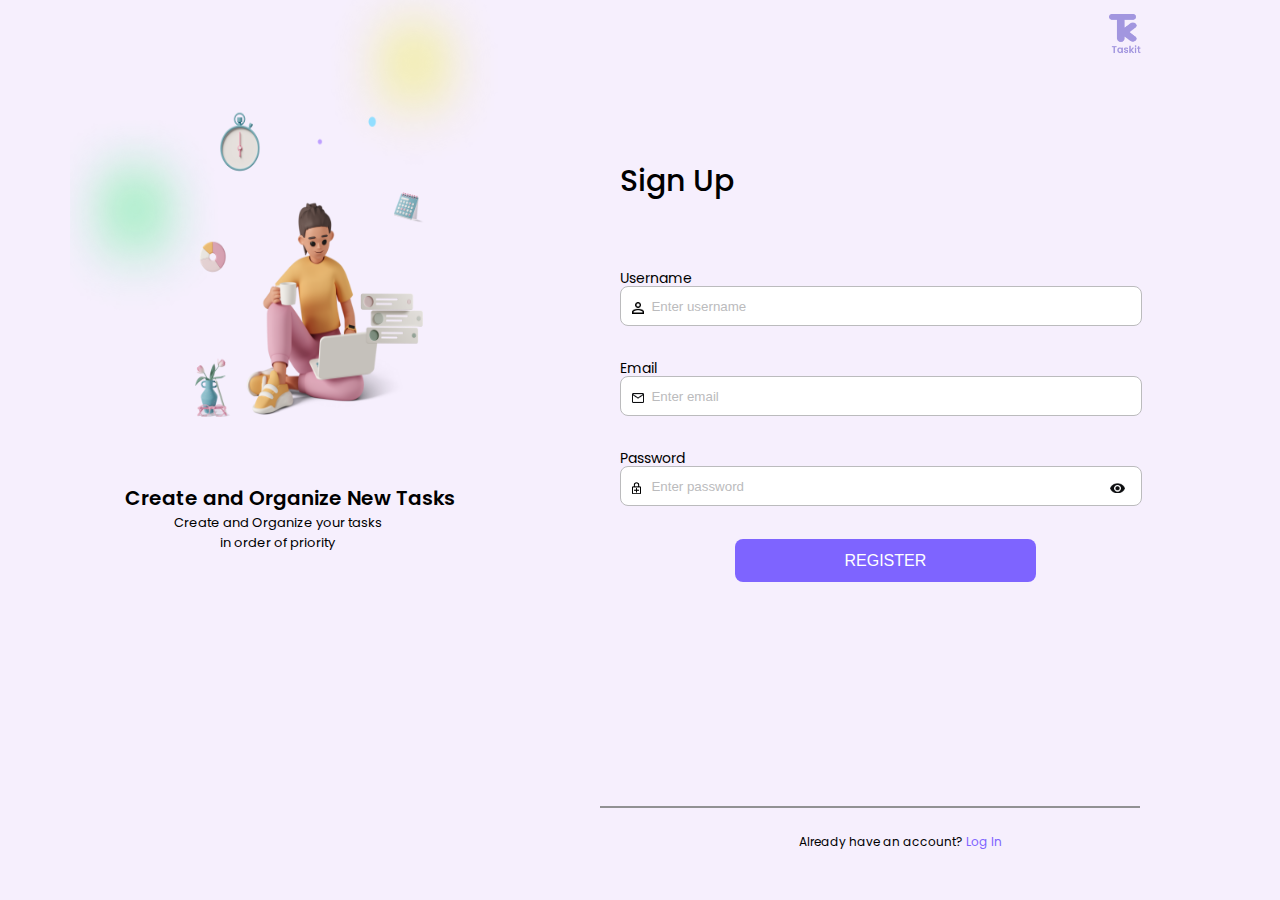
<file: Taskit app/index.html>
<!DOCTYPE html>
<html lang="en">
<head>
    <meta charset="UTF-8">
    <meta http-equiv="X-UA-Compatible" content="IE=edge">
    <meta name="viewport" content="width=device-width, initial-scale=1.0">
    <title>Taskit Sign Up Page</title>
    <link rel="icon" type="image/x-icon" href="./assets/app logo1.png">
    <link rel="stylesheet" href="style.css">
    
</head>
<body>
    <div class="mainContainer">
        <!--------------------------------------SignUp Form Image Section------------------------------------------------>
        
        <div class="imagePics">
            <img src="./assets/Signin img.png" alt="signup-image">
            <div class="image-text">
                <h2>Create and Organize New Tasks</h2>
                <p>Create and Organize your tasks in order of priority</p>
            </div>
        </div>

        <!--------------------------------------------SignUp Form Section----------------------------------------------------------->

        <div class="formSection">

                <!---------------------------------------Logo Section------------------------------------------------>
            <div class="logo-img">
                <img src="./assets/app logo.png" alt="logo" height="50px">
            </div>
            
            <h2 id="signup">Sign Up</h2>
                

                <!-------------------------------------------Form Part------------------------------------------------------>
            <form method="post" class="signup-form" name="form" id="form" onsubmit="return register()">
                <div class="username">
                    <label for="Username">Username</label><br>
                    <input type="text"  id="userName" name="userName"  placeholder="Enter username" required>
                    <img src="./assets/Vector person.png" alt="person-icon" height="12px" id="person-icon">
                </div>
                <div class="email">
                    <label for="Email">Email</label><br>
                    <input type="email"  id="email"  name="email"  placeholder="Enter email" required>
                    <p id="result"></p>
                    <img src="./assets/Vector mail.png" alt="mail-icon" height=" 10px"  id="mail-icon">
                </div>
                <div class="password">
                    <label for="Password">Password</label><br>
                    <input type="password"  id="password" name="password"  placeholder="Enter password" required>
                    <p id="message"></p>
                    <img src="./assets/Vector lock.png" alt="lock-icon" height=" 12px"  id="lock-icon">
                    <img src="./assets/Vector pass.png" alt=" hide-icon" height="10px"  id="hide-icon">
                </div>
                
                    <button type="submit" id="form-btn">REGISTER</button>
                
                
            </form>

            <div class="line"></div>

            <a href="./login.html" id="account">Already have an account? <span>Log In</span></a>
        
        </div>
    </div>
    <script src="./form-validation.js" ></script>
</body>

</html>
</file>
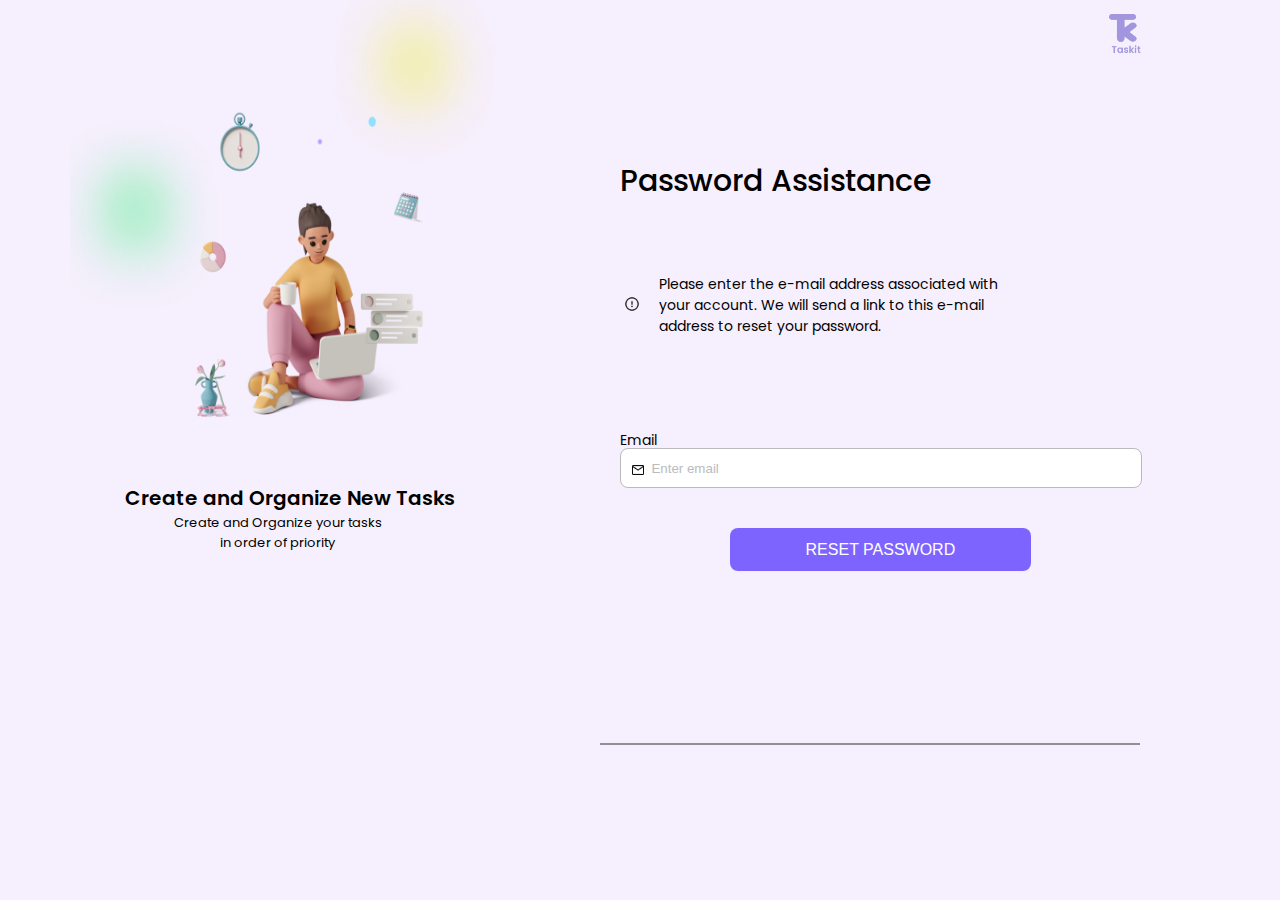
<file: Taskit app/forgotpass.html>
<!DOCTYPE html>
<html lang="en">
<head>
    <meta charset="UTF-8">
    <meta http-equiv="X-UA-Compatible" content="IE=edge">
    <meta name="viewport" content="width=device-width, initial-scale=1.0">
    <link rel="icon" type="image/x-icon" href="./assets/app logo1.png">
    <link rel="stylesheet" href="style.css">
    <title>Forgot Password Page</title>
    <script src="./form-validation.js"></script>
</head>
<body>
    <div class="mainContainer">
        <div class="imagePics">
            <img src="./assets/Signin img.png" alt="signup-image">
            <div class="image-text">
                <h2>Create and Organize New Tasks</h2>
                <p>Create and Organize your tasks in order of priority</p>
            </div>
        </div>
        <div class="formSection">
                <div class="logo-img">
                    <img src="./assets/app logo.png" alt="logo" height="50px">
                </div>
                
                <h2 id="signup">Password Assistance</h2>
                <div class="notice-detail">
                    <div class="notice">
                        <img src="./assets/attention.png" alt="notice-icon" height="16px">
                    </div>
                    <h5>
                        Please enter the e-mail address associated with your account. We will send a link to this e-mail address to reset your password.
                    </h5>
                </div>
                
                <form method="post" class="forgot-form"  >
                    
                    <div class="email-login">
                        <label for="Email">Email</label><br>
                        <input type="email" id="email" placeholder="Enter email" required>
                        <img src="./assets/Vector mail.png" alt="mail-icon" height=" 10px"  id="mail-icon">
                    </div>
                    
                    
                    <button type="submit" id="forgotpass-btn">RESET PASSWORD</button>
                
                    
                </form>

                <div class="login-line"></div>

           
        </div>
    </div>
</body>
</html>
</file>
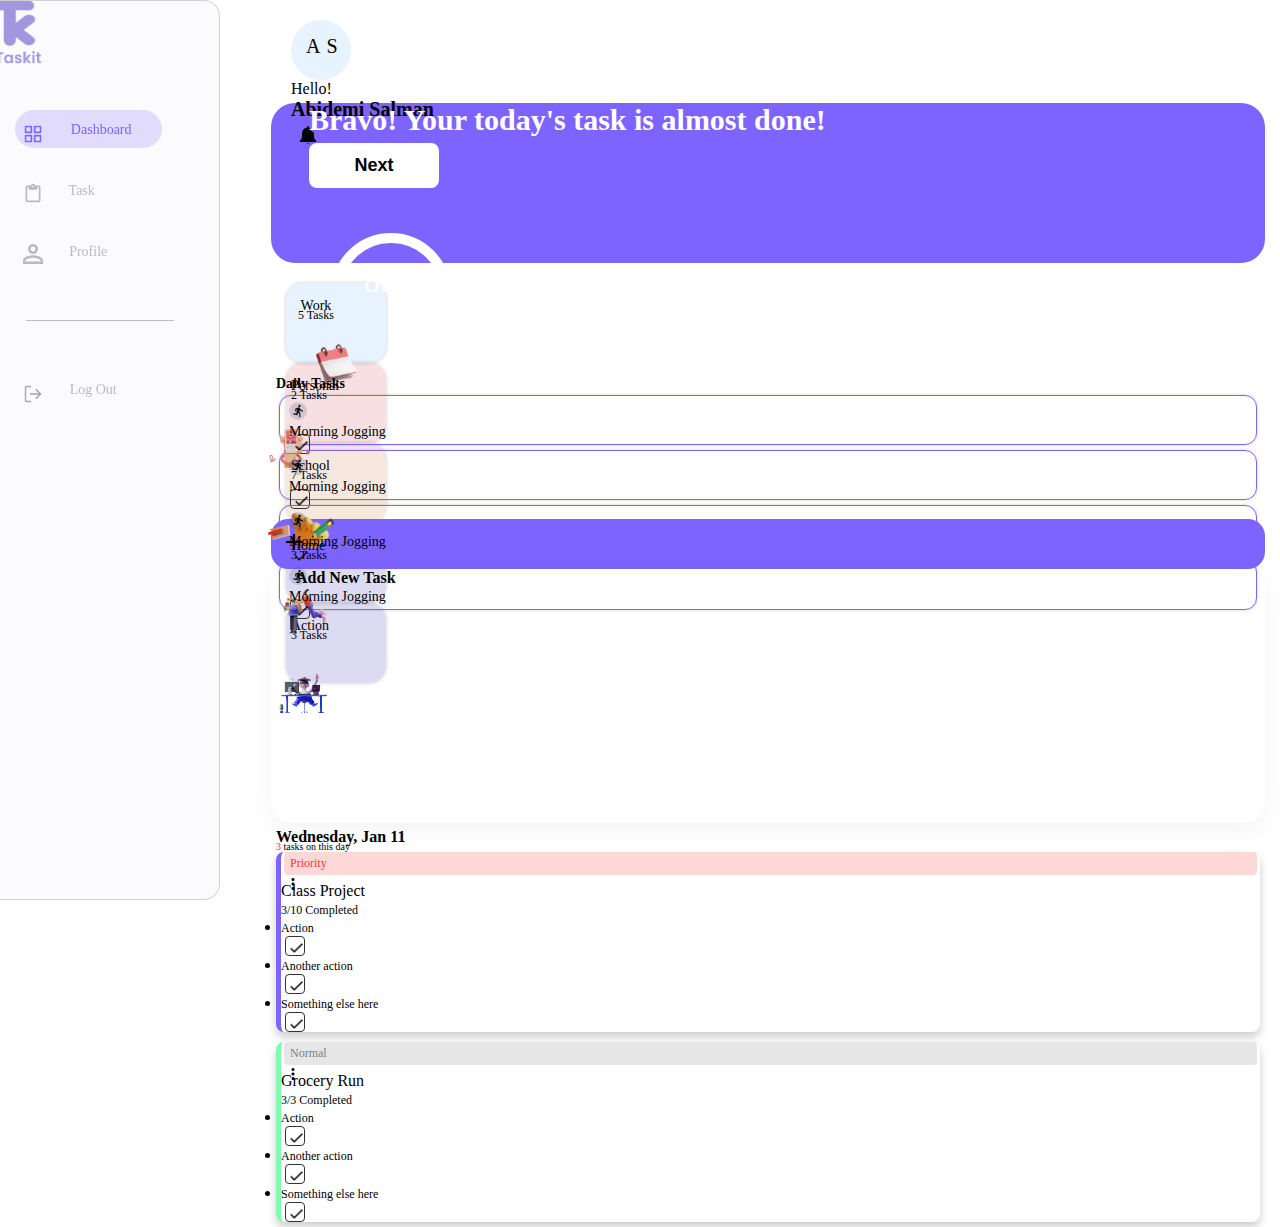
<file: Taskit app/home.html>
<!DOCTYPE html>
<html lang="en">
<head>
    <meta charset="UTF-8">
    <meta http-equiv="X-UA-Compatible" content="IE=edge">
    <meta name="viewport" content="width=device-width, initial-scale=1.0">
    <link
    href="https://cdn.jsdelivr.net/npm/bootstrap@5.2.1/dist/css/bootstrap.min.css"
    rel="stylesheet"
    integrity="sha384-iYQeCzEYFbKjA/T2uDLTpkwGzCiq6soy8tYaI1GyVh/UjpbCx/TYkiZhlZB6+fzT"
    crossorigin="anonymous" />
    <link rel="stylesheet" href="home.css">
    <title>Dashboard</title>
    <link rel="icon" type="image/x-icon" href="./assets/app logo1.png">
</head>
<body>
    <div class="home-wrapper container">
            <!--------------------------------Nav column-------------------------------->
        <aside class="side-nav">
            <div class="page-nav ">
                <div class="nav-column mt-3 ">
                    <div class="app-logo text-center mt-5" >
                        <img src="./assets/app logo.png" alt=" app-logo" height="80px">
                    </div>
                    <div class="nav-list ">
                        <ul class="d-block  ">
                            <li id="navDash">
                                <img src="./assets/Desktop Icons.png" alt="dashboard-icon" height="20px">
                                <span><a href="./home.html">Dashboard</a></span>
                            </li>
                            <li class="navLi" id="tas-icon">
                                <img src="./assets/content_paste.png" alt="task-icon" height="20px">
                                <span>Task</span>
                            </li>
                            <li class="navLi" id="pro-icon">
                                <img src="./assets/Vector personicon.png" alt="profile-icon" height="20px">
                                <span><a href="./profile.html">Profile</a></span>
                            </li>
                            <div class="nav-line"></div>
                            <li id="navLi">
                                <img src="./assets/Logout Icons.png" alt="logout-icon" height="20px">
                                <span>Log Out</span>
                            </li>
                        </ul>
                    </div>
                </div>
            </div>
        </aside>

        <div class="Maincontainer">
    
            <div class="row ">
                <!-----------------------------Home: Second column-------------------------------->
                <div class="home-details col-9">
                    <div class="profile-detail d-inline-flex">
                        <div class="profile-name ">
                            <span>AS</span>
                        </div>
                        <div class="greeting-detail">
                            <span id="hello">Hello!</span><br>
                            <span id="Abidemi">Abidemi Salman</span>
                        </div>
                        <div class="notification-section">
                            <img src="./assets/clarity_bell-solid-badged.png" alt="notification-icon" height="20px">
                            <span>ON</span>
                        </div>
                    </div>
    
                    <div class="bravo-section d-inline-flex">
                        <div class="hello-detail">
                            <h3>Bravo! Your today's task is almost done!</h3>
                             <a href="#">
                                 <button>Next</button>
                             </a>
                        </div>
                        <div class="percent"><span>85%</span></div>
                    </div>
    
                    <div class="categories d-inline-flex">
                        <div class="work-task d-inline-flex" id="work">
                            <div class="work-detail">
                                <h4>Work</h4>
                                <p>5 Tasks</p>
                            </div>
                            <img src="./assets/Saly-42.png" alt="calendar-img" height="51px">
                        </div>
    
                        <div class="work-task d-inline-flex" id="personal">
                            <div class="work-detail">
                                <h4>Personal</h4>
                                <p>2 Tasks</p>
                            </div>
                            <img src="./assets/Saly-24.png" alt="phone-img" height="50px">
                        </div>
    
                        <div class="work-task d-inline-flex" id="writing">
                            <div class="work-detail">
                                <h4>School</h4>
                                <p>7 Tasks</p>
                            </div>
                            <img src="./assets/Saly-25.png" alt="writing-img" height="35px">
                        </div>
    
                        <div class="work-task d-inline-flex" id="strech">
                            <div class="work-detail">
                                <h4>Home</h4>
                                <p>3 Tasks</p>
                            </div>
                            <img src="./assets/Sally-4.png" alt="streching-img" height="55px">
                        </div>
                        <div class="work-task d-inline-flex" id="strech">
                            <div class="work-detail">
                                <h4>Action</h4>
                                <p>3 Tasks</p>
                            </div>
                            <img src="./assets/Saly-10.png" alt="streching-img" height="55px">
                        </div>
                    </div>
    
                    <div class="daily-tasks">
                        <h3>Daily Tasks</h3>
    
                        <div class="daily-activities d-inline-flex">
                            <div class="run">
                                <div class="activity d-inline-flex">
                                    <div class="run-img d-inline-flex">
                                        <img src="./assets/directions_run.png" alt="running-icon" height="18px">
                                        <p>Morning Jogging</p>
                                    </div>
                                    <div class="check">
                                        <img src="./assets/Vector check.png" alt="check-icon" height="10px">
                                    </div>
                                </div>  
                                <div class="activity d-inline-flex">
                                    <div class="run-img d-inline-flex">
                                        <img src="./assets/directions_run.png" alt="running-icon" height="18px">
                                        <p>Morning Jogging</p>
                                    </div>
                                    <div class="check">
                                        <img src="./assets/Vector check.png" alt="check-icon" height="10px">
                                    </div>
                                </div>  
                            </div>
                            <div class="run">
                                <div class="activity d-inline-flex">
                                    <div class="run-img d-inline-flex">
                                        <img src="./assets/directions_run.png" alt="running-icon" height="18px">
                                        <p>Morning Jogging</p>
                                    </div>
                                    <div class="check">
                                        <img src="./assets/Vector check.png" alt="check-icon" height="10px">
                                    </div>
                                </div>  
                                <div class="activity d-inline-flex">
                                    <div class="run-img d-inline-flex">
                                        <img src="./assets/directions_run.png" alt="running-icon" height="18px">
                                        <p>Morning Jogging</p>
                                    </div>
                                    <div class="check">
                                        <img src="./assets/Vector check.png" alt="check-icon" height="10px">
                                    </div>
                                </div>  
                            </div>
                        </div>
                    </div>
    
                    <div class="add-tasks d-inline-flex">
                        <div class="add-new-task d-inline-flex">
                            <img src="./assets/Vector plus.png" alt="plus-icon" height="16px">
                            <p>Add New Task</p>
                        </div>
                        <div class="add-tasks-img ">
                            <img src="./assets/Saly-14.png" alt="person-icon" height="50px" >
                        </div>
                    </div>
                </div>     
    
    
    <!-------------------------------Calendar: Third column-------------------------------->
                <div class="activities col ">
                    <div class="calendar-section text-center mt-2">
                        <div class="calendar-part">
                            <div class="responsive-iframe-container big-container">
                                <iframe src="https://calendar.google.com/calendar/embed?src=1509ebdde64de64cc518a7f182bd9a3f6ca4e214e0ca89c62084918a6b669b17%40group.calendar.google.com&ctz=UTC" style="border: 0" width="200" height="250" frameborder="0" scrolling="no"></iframe>
                            </div>
                        </div>
                        <div class="date-activity">
                            <div class="date-part">
                                <h4>Wednesday, Jan 11</h4>
                                <p>3 <span>tasks on this day</span></p>
                            </div>
                            <div class="task-priorities ">
                                <div class="priority" id="clas-project">
                                    <div class="priority-btn1 d-flex">
                                        <h5>Priority</h5>
                                        <img src="./assets/more_vert.png" alt="more-icon" height="18px">
                                    </div>
                                    <div class="class-project ">
                                        <h4>Class Project</h4>
                                        <div class="dropdown drop-lik">
                                            <a class="btn btn-outline-primary dropdown-toggle btn-complete" href="#" role="button" id="dropdownMenu1" data-bs-toggle="dropdown"  aria-expanded="false">
                                                3/10 Completed
                                             </a>
                                           <ul class="dropdown-menu w-100 " aria-labelledby="dropdownMenu1">
                                               <li class="d-flex"> 
                                                    <a class="dropdown-item" href="#">Action</a >
                                                    <div class="check">
                                                        <img src="./assets/Vector check.png" alt="check-icon" height="10px">
                                                    </div>
                                            </li>
                                               <li class="d-flex">
                                                    <a class="dropdown-item" href="#">Another action</a>
                                                    <div class="check">
                                                        <img src="./assets/Vector check.png" alt="check-icon" height="10px">
                                                    </div>
                                            </li>
                                               <li class="d-flex">
                                                    <a class="dropdown-item" href="#">Something else here</a>
                                                    <div class="check">
                                                        <img src="./assets/Vector check.png" alt="check-icon" height="10px">
                                                    </div>
                                            </li>
                                           </ul>
                                        </div>
                                    </div>
                                </div>
                                <div class="priority" id="grocery">
                                    <div class="priority-btn d-flex">
                                        <h5>Normal</h5>
                                        <img src="./assets/more_vert.png" alt="more-icon" height="18px">
                                    </div>
                                    <div class="class-project ">
                                        <h4>Grocery Run</h4>
                                        <div class="dropdown drop-lik">
                                            <a class="btn btn-outline-success dropdown-toggle btn-complete" href="#" role="button" id="dropdownMenu1" data-bs-toggle="dropdown" aria-expanded="false">
                                                3/3 Completed
                                             </a>
                                           <ul class="dropdown-menu w-100 " aria-labelledby="dropdownMenu1">
                                               <li class="d-flex"> 
                                                    <a class="dropdown-item" href="#">Action</a >
                                                        <div class="check">
                                                            <img src="./assets/Vector check.png" alt="check-icon" height="10px">
                                                        </div>
                                                </li>
                                               <li class="d-flex">
                                                    <a class="dropdown-item" href="#">Another action</a>
                                                    <div class="check">
                                                        <img src="./assets/Vector check.png" alt="check-icon" height="10px">
                                                    </div>
                                            </li>
                                               <li class="d-flex">
                                                    <a class="dropdown-item" href="#">Something else here</a>
                                                    <div class="check">
                                                        <img src="./assets/Vector check.png" alt="check-icon" height="10px">
                                                    </div>
                                            </li>
                                           </ul>
                                        </div>
                                    </div>
                                </div>
                                
    
                            </div>
                        </div>
                    </div>
                </div>
            </div>
        </div>
    </div>

    <script src="https://cdn.jsdelivr.net/npm/bootstrap@5.0.2/dist/js/bootstrap.bundle.min.js" integrity="sha384-MrcW6ZMFYlzcLA8Nl+NtUVF0sA7MsXsP1UyJoMp4YLEuNSfAP+JcXn/tWtIaxVXM" crossorigin="anonymous"></script>
</body>
</html>
</file>
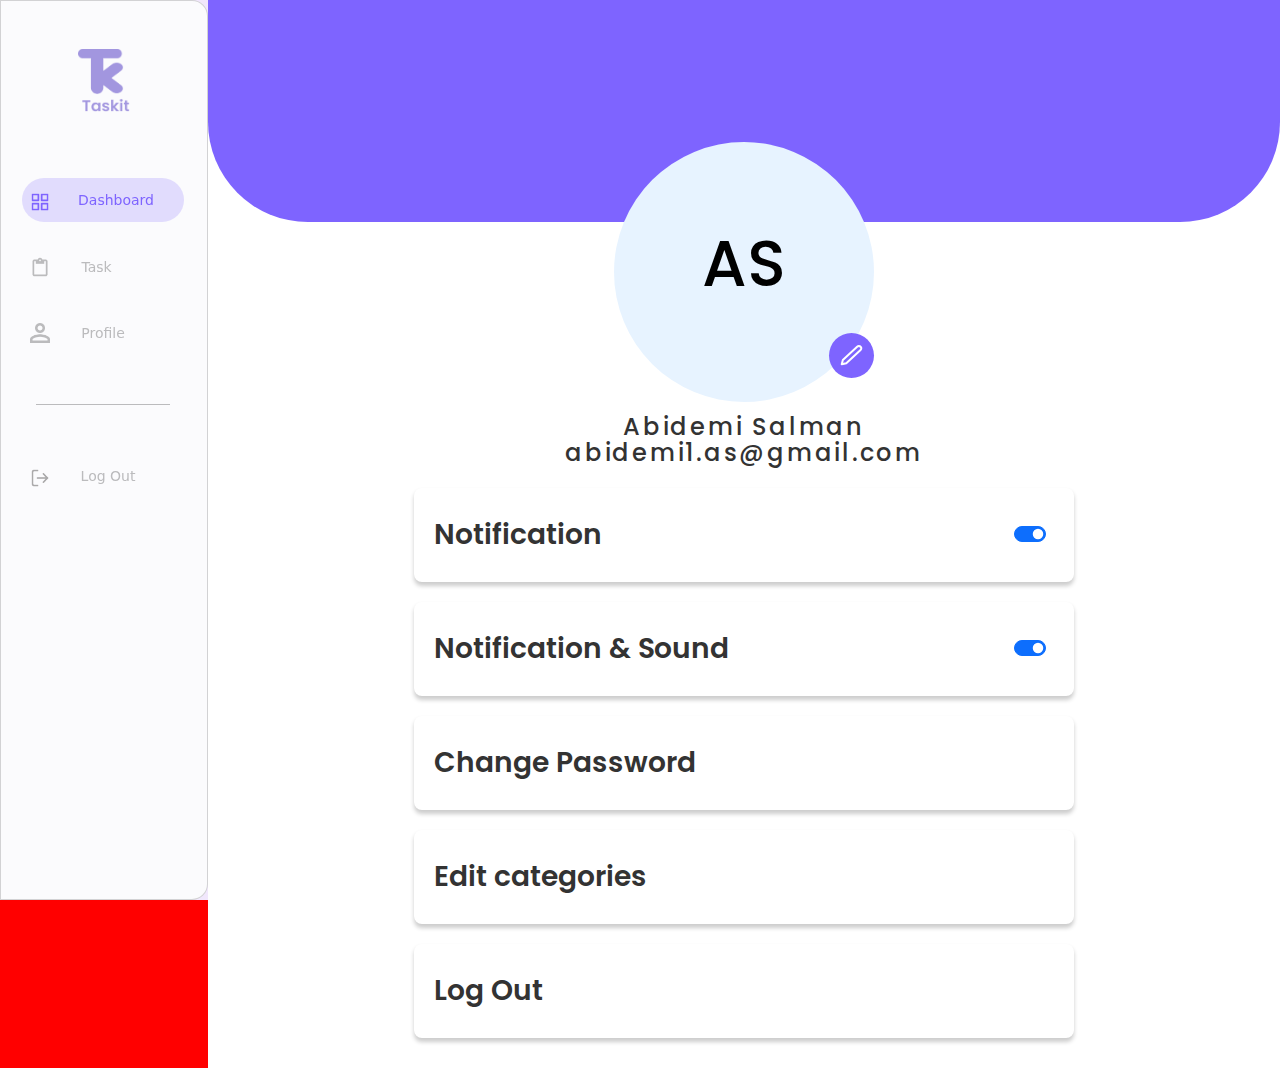
<file: Taskit app/profile.html>
<!DOCTYPE html>
<html lang="en">
  <head>
    <meta charset="UTF-8">
    <meta name="viewport" content="width=device-width, initial-scale=1.0">
    <meta http-equiv="X-UA-Compatible" content="ie=edge">
    <link href="https://cdnjs.cloudflare.com/ajax/libs/bootstrap/5.0.2/css/bootstrap.min.css" rel="stylesheet" />
    <link href="./profile.css" rel='stylesheet' />
    <link rel="stylesheet" href="./home.css">
    <title>Static Template</title>
  </head>
  <body>

    <div class="layout-wrapper">
            <aside class="sidebar">
              <div class="page-nav col col-sm ">
                <div class="nav-column text-center mt-5 ">
                  <div class="app-logo">
                      <img src="./assets/app logo.png" alt=" app-logo" height="80px">
                  </div>
                  <div class="nav-list mt-4 ">
                    <ul class="d-block  ">
                      <li id="navDash">
                          <img src="./assets/Desktop Icons.png" alt="dashboard-icon" height="20px">
                          <span><a href="./home.html">Dashboard</a></span>
                      </li>
                      <li class="navLi" id="tas-icon">
                          <img src="./assets/content_paste.png" alt="task-icon" height="20px">
                          <span>Task</span>
                      </li>
                      <li class="navLi" id="pro-icon">
                          <img src="./assets/Vector personicon.png" alt="profile-icon" height="20px">
                          <span><a href="./profile.html">Profile</a></span>
                      </li>
                      <div class="nav-line"></div>
                      <li id="navLi">
                          <img src="./assets/Logout Icons.png" alt="logout-icon" height="20px">
                          <span>Log Out</span>
                      </li>
                    </ul>
                  </div>
                </div>
              </div>
            </aside>
      <main class="content">
       <header class="header"></header>
       <div class="user_avatar">
         <p>as</p>
         <span class="edit_profile_icon">
          <svg xmlns="http://www.w3.org/2000/svg" width="23" height="21" viewBox="0 0 23 21" fill="none">
            <path d="M17.1429 1.7333C17.5976 1.30895 18.2142 1.07056 18.8572 1.07056C19.1756 1.07056 19.4908 1.12908 19.785 1.2428C20.0791 1.35651 20.3464 1.52318 20.5715 1.7333C20.7966 1.94341 20.9752 2.19286 21.097 2.46738C21.2189 2.74191 21.2816 3.03615 21.2816 3.3333C21.2816 3.63045 21.2189 3.92468 21.097 4.19921C20.9752 4.47374 20.7966 4.72318 20.5715 4.9333L6.28578 18.2666L1.71436 19.3333L2.85721 15.0666L17.1429 1.7333Z" stroke="white" stroke-width="2" stroke-linecap="round" stroke-linejoin="round"/>
          </svg>
         </span>
       </div>
        <div class="user_info">
          <p>Abidemi Salman</p>
          <p>abidemi1.as@gmail.com</p>
        </div>
        <div class="settings">
            <div class="settings_box">
              <h2 class="settings_box_title">Notification</h2>
              
              <!-- Default switch -->
              <div class="form-check form-switch  ">
                <input class="form-check-input lg" type="checkbox" role="switch" id="flexSwitchCheckChecked" checked>
              </div>
          </div>
            <div class="settings_box">
              <h2 class="settings_box_title">Notification & Sound</h2>
              
              <!-- Default switch -->
              <div class="form-check form-switch  ">
                <input class="form-check-input lg" type="checkbox" role="switch" id="flexSwitchCheckChecked" checked>
              </div>
          </div>
           <div class="settings_box">
              <h2 class="settings_box_title">Change Password</h2>
            </div>
            <div class="settings_box">

              <h2 class="settings_box_title">
                Edit categories
              </h2>

            </div>
            <div class="settings_box">

              <h2 class="settings_box_title">
               Log Out
              </h2>
              
            </div>

          </div>
        </div>
     </main>
     
     
   </div>
 
  </body>
</html>
</file>
<file: Taskit app/style.css>
@import url('https://fonts.googleapis.com/css2?family=Poppins:ital,wght@0,100;0,200;0,300;0,400;0,500;0,600;0,700;0,800;1,100&display=swap');

*{
    margin: 0;
    padding: 0;
    box-sizing: border-box ;
}

body{
    font-family: Poppins;
    background: #F6EFFD;

}
.mainContainer{
    display: flex;
    flex-wrap: wrap;
    flex-direction: row;
    width: 100%;
    height: 100vh;
    background-color: #F6EFFD;
    overflow: hidden;
}


.imagePics {
    position: absolute;
    text-align: center;
    height: 100vh;
    left: 70px;
    margin-top: -4px;
}

.imagePics img {
    width: 440px;
    height: 450px;
    margin-top: -20px;
}

.image-text {
    margin-top: 50px;
    text-align: center;
}

.image-text h2 {
    font-size: 20px;
    font-weight: 600;
    color: black;
}

.image-text p {
    font-size: 13px;
    font-weight: 400;
    width: 215px;
    height: 200px;
    text-align: center;
    margin: auto 100px;
}

.formSection {
    position: absolute;
    text-align: center;
    width: 600px;
    height: 100vh;
    left: 43%;
    margin-left: 50px;
    margin-top: -4px;
    
    
}

.logo-img {
    position: absolute;
    width: 50px;
    height: 50px;
    margin-top: 18px;
    margin-left: 500px;
}

#signup {
    position: absolute;
    top: 18%;
    font-size: 30px;
    font-weight: 500;
    padding-left: 20px;
    
}

.signup-form {
    position: absolute;
    top: 30%;
    height: 300px; 
    width: 100%;
    padding-left: 20px;
    
}

.login-form {
    position: absolute;
    top: 32%;
    height: 300px; 
    width: 100%;
    padding-left: 20px;
}

.forgot-form {
    position: absolute;
    top: 45%;
    height: 150px; 
    width: 100%;
    padding-left: 20px;
}

.notice-detail {
    position: absolute;
    display: flex;
    top: 30%;
    height: 80px; 
    width: 90%;
    padding-left: 20px;
    
}

.notice-detail h5 {
    width: 70%;
    height: 60px;
    font-size: 14px;
    font-weight: 400;
    text-align: left;
    margin-left: 15px;
    margin-top: 8px;
}

.notice {
    margin: auto 4px;
}

a#forgot {
    position: absolute;
    text-decoration: none;
    font-size: 12px;
    font-weight: 400;
    margin-top: -38px;
    margin-left: 220px;
    color: #7E64FF;
}

.username, .email, .password {
    position: relative;
    width: 100%;
    height: 55px;
    margin-top: 8px;
    margin-bottom: 35px;
    background-color: transparent;
    display: block;
    text-align: left;
}

.email-login, .password-login {
    position: relative;
    width: 100%;
    height: 55px;
    margin-top: 35px;
    margin-bottom: 35px;
    background-color: transparent;
    display: block;
    text-align: left;
}

label {
    position: absolute;
    font-size: 14px;
    font-weight: 400;
    margin-top: -6px;
}

#mail-icon {
    position: absolute;
    left: 2%;
    margin-top: 4px;
}

#lock-icon,  #person-icon {
    position: absolute;
    left: 2%;
    margin-top: 3px;
}
#hide-icon {
    position: absolute;
    right: 13%;
    margin-top: 4px;
}

input {
    position: absolute;
    width: 90%;
    height: 40px;
    top: 12px;
    padding-left: 30px;
    border: 1px solid #BBBBBD;
    border-radius: 8px;
}

 input::placeholder {
    color: #BBBBBD;
}

#formlogin-btn  {
    width: 52%;
    height: 43px;
    margin-left: -50px;
    background: #7E64FF;
    font-size: 16px;
    font-weight: 500;
    margin-top: 0px;
    padding: 6px 4px;
    color: white;
    border: none;
    border-radius: 8px
}

#form-btn  {
    width: 52%;
    height: 43px;
    margin-left: -50px;
    background: #7E64FF;
    font-size: 16px;
    font-weight: 500;
    margin-top: -5px;
    padding: 6px 4px;
    color: white;
    border: none;
    border-radius: 8px
    
}

#forgotpass-btn {
    width: 52%;
    height: 43px;
    margin-left: -60px;
    background: #7E64FF;
    font-size: 16px;
    font-weight: 500;
    margin-top: 2px;
    padding: 6px 4px;
    color: white;
    border: none;
    border-radius: 8px
}

#form-btn :hover,
#formlogin-btn :hover,
#forgotpass-btn:hover
 {
    background-color: #9c8af4;
    cursor: pointer;
}

.line {
    position: absolute;
    width: 90%;
    height: 1px;
    background-color: #BBBBBD;
    border: 1px solid rgba(51, 51, 51, 0.3);
    display: flex;
    justify-content: center;
    top: 90%;
}

.login-line {
    position: absolute;
    width: 90%;
    height: 1px;
    background-color: #BBBBBD;
    border: 1px solid rgba(51, 51, 51, 0.3);
    display: flex;
    justify-content: center;
    top: 83%;
}

 a#account {
    position: absolute;
    top: 93%;
    left:  0px;
    right: 0px;
    font-size: 12px;
    font-weight: 400;
    text-decoration: none;
    color: black;
}
a#login-account {
    position: absolute;
    top: 85%;
    left:  0px;
    right: 0px;
    font-size: 12px;
    font-weight: 400;
    text-decoration: none;
    color: black;
}

#account span, #login-account span {
    color: #7E64FF;
}

@media screen and (max-width:1024px) {
    .imagePics {
        position: absolute;
        left: 30px;
        height: 100vh;
    }

    .imagePics img {
        width: 340px;
        height: 350px;
        margin-top: -20px;
    }

    .logo-img {
        position: absolute;
        width: 50px;
        height: 50px;
        margin-top: 18px;
        margin-left: 408px;
    }

    .formSection {
        position: absolute;
        float: right;
        left: 458px;
        width: 518px;
        height: 100vh;
        margin-left: 50px;
    }

    

    .image-text {
        margin-top: 40px;
        text-align: center;
    }

    .signup-form {
        position: absolute;
        top: 28%;
        height: 300px; 
        width: 100%;
        padding-left: 20px;
    }

    .line {
        position: absolute;
        width: 90%;
        height: 1px;
        background-color: #BBBBBD;
        border: 1px solid rgba(51, 51, 51, 0.3);
        display: flex;
        justify-content: center;
        top: 89%;
    }
    
    a#forgot {
        position: absolute;
        text-decoration: none;
        font-size: 12px;
        font-weight: 400;
        margin-top: -34px;
        margin-left: 170px;
        color: #7E64FF;
    }

    a#account{
        position: absolute;
        top: 90%;
        font-size: 14px;
        font-weight: 400;
    }
}
@media screen and (max-width:768px) {
    .imagePics {
        position: absolute;
        left: 0px;
        height: 100vh;
    }

    .imagePics img {
        width: 320px;
        height: 330px;
        margin-top: -20px;
       margin-left: 30px;
    }

    .formSection {
        position: absolute;
        float: right;
        left: 340px;
        width: 350px;
        height: 100vh;
        margin-left: 80px;
    }

    .logo-img {
        position: absolute;
        width: 50px;
        height: 50px;
        margin-top: 18px;
        margin-left: 265px;
    }

    .image-text {
        margin-top: 40px;
        text-align: center;
    }

    #signup {
        position: absolute;
        top: 18%;
        font-size: 22px;
        font-weight: 500;
        padding-left: 20px;
    }

    .signup-form {
        position: absolute;
        top: 28%;
        height: 300px; 
        width: 100%;
        padding-left: 20px;
    }

    .notice-detail h5 {
        width: 80%;
        height: 60px;
        font-size: 10px;
        font-weight: 400;
        text-align: left;
        margin-left: 15px;
        margin-top: 10px;
    }

    .username, .email, .password {
        width: 100%;
        height: 50px;
        margin-top: 10px;
        margin-bottom: 22px;
        background-color: transparent;
        display: block;
    }

    input {
        width: 90%;
        height: 35px;
        padding-left: 30px;
        border: 1px solid #BBBBBD;
        border-radius: 8px;
    }

    #mail-icon {
        position: absolute;
        left: 4%;
        margin-top: 1px;
    }
    
    #lock-icon,  #person-icon {
        position: absolute;
        left: 4%;
        margin-top: 0px;
    }
    #hide-icon {
        position: absolute;
        right: 14%;
        margin-top: 2px;
    }

    
    #formlogin-btn  {
        width: 52%;
        height: 38px;
        background: #7E64FF;
        font-size: 16px;
        font-weight: 500;
        margin-top: -5px;
        color: white;
        border: none;
        border-radius: 8px;
        margin-left: -22px;
    
    }

    #forgotpass-btn {
        width: 52%;
        height: 38px;
        margin-left: -30px;
        background: #7E64FF;
        font-size: 14px;
        font-weight: 500;
        margin-top: 2px;
        padding: 6px 4px;
        color: white;
        border: none;
        border-radius: 8px
    }

    #form-btn  {
        width: 52%;
        height: 38px;
        background: #7E64FF;
        font-size: 14px;
        font-weight: 500;
        color: white;
        border: none;
        border-radius: 8px;
        margin-left: -22px;
        margin-top: 7px;
    }

    .login-line {
        position: absolute;
        width: 90%;
        height: 1px;
        background-color: #BBBBBD;
        border: 1px solid rgba(51, 51, 51, 0.3);
        display: flex;
        justify-content: center;
        top: 94%;
    }

    .line {
        position: absolute;
        width: 90%;
        height: 1px;
        background-color: #BBBBBD;
        border: 1px solid rgba(51, 51, 51, 0.3);
        display: flex;
        justify-content: center;
        top: 95%;
    }
    
    a#forgot {
        position: absolute;
        text-decoration: none;
        font-size: 10px;
        font-weight: 400;
        margin-top: -45px;
        margin-left: 100px;
        color: #7E64FF;
    }

    a#account{
        position: absolute;
        top: 95%;
        font-size: 10px;
        font-weight: 400;
    }

    

    a#login-account {
        position: absolute;
        top: 94%;
        left: 0px;
        right: 0px;
        font-size: 10px;
        font-weight: 400;
        text-decoration: none;
        color: black;
    }

   
}
@media screen and (max-width:500px) {
    .mainContainer{
        display: flex;
        flex-wrap: wrap;
        flex-direction: column;
        top: 20%;
        left: 0;
        right: 0;
        width: 100%;
        height: 600px;
        background-color: #F6EFFD;
        overflow: visible;
    }
    
    .logo-img {
        position: absolute;
        width: 30px;
        height: 30px;
        margin-top: 5px;
        margin-left: 350px;
    }

    .logo-img img {
        height: 35px;
    }

    .imagePics {
        position: absolute;
        left: 0;
        right: 0;
        height: 300px;
    }

    .imagePics img {
        width: 200px;
        height: 220px;
        margin-top: 0px;
    }
    
    .image-text {
        margin-top: 2px;
        text-align: center;
    }
    
    .image-text h2 {
        font-size: 19px;
        font-weight: 600;
        color: black;
    }
    
    .image-text p {
        font-size: 12px;
        font-weight: 400;
        width: 190px;
        height: 50px;
        text-align: center;
        align-items: center;
    }
    

    .formSection {
        position: absolute;
        float: right;
        left: 0px;
        top: 68%;
        width: 100%;
        height: 250px;
        margin-left: 0px;
        margin-top: 0px;
    }

    #signup {
        position: absolute;
        top: 10%;
        font-size: 18px;
        font-weight: 500;
        padding-left: 20px;
    }

   .login-form {
        position: absolute;
        top: 22%;
        height: 300px; 
        width: 100%;
        padding-left: 20px;
    }

    .forgot-form {
        position: absolute;
        top: 55%;
        height: 300px; 
        width: 100%;
        padding-left: 20px;
    }
    

    .notice-detail {
        position: absolute;
        display: flex;
        top: 20%;
        height: 80px; 
        width: 90%;
        padding-left: 20px;
    }

    .signup-form {
        position: absolute;
        top: 20%;
        height: 300px; 
        width: 100%;
        padding-left: 20px;
    }

    .username, .email, .password {
        width: 100%;
        height: 50px;
        margin-top: 5px;
        margin-bottom: 1px;
        background-color: transparent;
        display: block;
    }

    label {
        position: absolute;
        font-size: 12px;
        font-weight: 400;
        margin-top: -2px;
    }

    input {
        width: 90%;
        height: 35px;
        padding-left: 30px;
        border: 1px solid #BBBBBD;
        border-radius: 8px;
    }

    .email-login, .password-login {
        position: relative;
        width: 100%;
        height: 55px;
        margin-top: 20px;
        margin-bottom: 20px;
        background-color: transparent;
        display: block;
        text-align: left;
    }

    .login-line {
        position: absolute;
        width: 90%;
        height: 1px;
        background-color: #BBBBBD;
        border: 1px solid rgba(51, 51, 51, 0.3);
        display: flex;
        justify-content: center;
        top: 95%;
        margin-top: 74px;
    }

    .line {
        position: absolute;
        width: 90%;
        height: 1px;
        background-color: #BBBBBD;
        border: 1px solid rgba(51, 51, 51, 0.3);
        display: flex;
        justify-content: center;
        top: 93%;
        margin-top: 74px;
    }

    a#forgot {
        position: absolute;
        text-decoration: none;
        font-size: 10px;
        font-weight: 400;
        margin-top: -30px;
        margin-left: 140px;
        color: #7E64FF;
    }
    
    a#account{
        position: absolute;
        top: 98%;
        margin-top: 64px;
        font-size: 10px;
        font-weight: 400;
    }

    a#login-account {
        position: absolute;
        top: 100%;
        left: 0px;
        right: 0px;
        margin-top: 64px;
        font-size: 10px;
        font-weight: 400;
        text-decoration: none;
        color: black;
    }


    #formlogin-btn  {
        width: 55%;
        height: 38px;
        background: #7E64FF;
        font-size: 16px;
        font-weight: 500;
        margin-top: 20px;
        margin-left: -30px;
        color: white;
        border: none;
        border-radius: 8px
    
    }

    #forgotpass-btn {
        margin-top: -5px;
    }
    
    #form-btn {
        width: 52%;
        height: 35px;
        margin-left: -28px;
        margin-top: 26px;
        background: #7E64FF;
        font-size: 12px;
        font-weight: 500;
        color: white;
        border: none;
        border-radius: 8px
    }
}
@media screen and (max-width:375px) {
    .mainContainer{
        display: flex;
        flex-wrap: wrap;
        flex-direction: column;
        top: 20%;
        left: 0;
        right: 0;
        width: 100%;
        height: 600px;
        background-color: #F6EFFD;
        overflow: visible;
    }
    
    .logo-img {
        position: absolute;
        width: 30px;
        height: 30px;
        margin-top: 5px;
        margin-left: 305px;
    }

    .logo-img img {
        height: 35px;
    }

    .imagePics {
        position: absolute;
        left: 0;
        right: 0;
        height: 300px;
    }

    .imagePics img {
        width: 200px;
        height: 220px;
        margin-top: 0px;
    }
    
    .image-text {
        margin-top: 2px;
        text-align: center;
    }
    
    .image-text h2 {
        font-size: 19px;
        font-weight: 600;
        color: black;
    }
    
    .image-text p {
        font-size: 12px;
        font-weight: 400;
        width: 190px;
        height: 200px;
        text-align: center;
        align-items: center;
    }
    

    .formSection {
        position: absolute;
        float: right;
        left: 0px;
        top: 50%;
        width: 100%;
        height: 300px;
        margin-left: 0px;
        margin-top: 0px;
    }

    #signup {
        position: absolute;
        top: 10%;
        font-size: 18px;
        font-weight: 500;
        padding-left: 20px;
    }

    .signup-form {
        position: absolute;
        top: 20%;
        height: 200px; 
        width: 100%;
        padding-left: 20px;
    }

    .username, .email, .password {
        width: 100%;
        height: 50px;
        margin-top: 5px;
        margin-bottom: 1px;
        background-color: transparent;
        display: block;
    }

    label {
        position: absolute;
        font-size: 12px;
        font-weight: 400;
        margin-top: -2px;
    }

    input {
        width: 90%;
        height: 35px;
        padding-left: 30px;
        border: 1px solid #BBBBBD;
        border-radius: 8px;
    }

    .line {
        position: absolute;
        width: 90%;
        height: 1px;
        background-color: #BBBBBD;
        border: 1px solid rgba(51, 51, 51, 0.3);
        display: flex;
        justify-content: center;
        top: 93%;
    }
    
    a#account{
        position: absolute;
        top: 93%;
        font-size: 10px;
        font-weight: 350;
    }

    a#forgot {
        position: absolute;
        text-decoration: none;
        font-size: 12px;
        font-weight: 400;
        margin-top: -34px;
        margin-left: 110px;
        color: #7E64FF;
    }
    

    #form-btn {
        width: 80%;
        height: 40px;
        margin-top: 4px;
        background: #7E64FF;
        font-size: 12px;
        font-weight: 500;
        color: white;
        border: none;
        border-radius: 8px;
        text-align: center;
        text-decoration: none;
    }

    #formlogin-btn {
        width: 180px;
        height: 38px;
        background: #7E64FF;
        font-size: 16px;
        font-weight: 500;
        margin-top: 0px;
        margin-left: 30px;
        color: white;
        border: none;
        border-radius: 8px
    
    }
    
}
@media screen and (max-width:320px) {
    .mainContainer{
        display: flex;
        flex-wrap: wrap;
        flex-direction: column;
        top: 20%;
        left: 0;
        right: 0;
        width: 100%;
        height: 600px;
        background-color: #F6EFFD;
        overflow: visible;
    }
    
    .logo-img {
        position: absolute;
        width: 30px;
        height: 30px;
        margin-top: 5px;
        margin-left: 260px;
    }

    .logo-img img {
        height: 35px;
    }

    .imagePics {
        position: absolute;
        left: 0;
        right: 0;
        height: 300px;
    }

    .imagePics img {
        width: 200px;
        height: 220px;
        margin-top: 0px;
    }
    
    .image-text {
        margin-top: 2px;
        text-align: center;
    }
    
    .image-text h2 {
        font-size: 19px;
        font-weight: 600;
        color: black;
    }
    
    .image-text p {
        font-size: 12px;
        font-weight: 400;
        width: 190px;
        height: 50px;
        text-align: center;
        align-items: center;
        margin-left: 54px;
    }
    

    .formSection {
        position: absolute;
        float: right;
        left: 0px;
        top: 68%;
        width: 100%;
        height: 300px;
        margin-left: 0px;
        margin-top: 0px;
    }

    #signup {
        position: absolute;
        top: 10%;
        font-size: 18px;
        font-weight: 500;
        padding-left: 20px;
    }

    .signup-form {
        position: absolute;
        top: 20%;
        height: 200px; 
        width: 100%;
        padding-left: 20px;
    }

    .username, .email, .password {
        width: 100%;
        height: 50px;
        margin-top: 5px;
        margin-bottom: 1px;
        background-color: transparent;
        display: block;
    }

    label {
        position: absolute;
        font-size: 12px;
        font-weight: 400;
        margin-top: -2px;
    }

    input {
        width: 90%;
        height: 35px;
        padding-left: 30px;
        border: 1px solid #BBBBBD;
        border-radius: 8px;
    }

    

    .line {
        position: absolute;
        width: 90%;
        height: 1px;
        background-color: #BBBBBD;
        border: 1px solid rgba(51, 51, 51, 0.3);
        display: flex;
        justify-content: center;
        top: 80%;
    }
    
    a#account{
        position: absolute;
        top: 85%;
         font-size: 10px;
        font-weight: 300;
    }

    a#forgot {
        position: absolute;
        text-decoration: none;
        font-size: 10px;
        font-weight: 400;
        margin-top: -30px;
        margin-left: 68px;
        color: #7E64FF;
    }

   

    #formlogin-btn {
        width: 50%;
        height: 38px;
        background: #7E64FF;
        font-size: 16px;
        font-weight: 500;
        margin-top: 18px;
        margin-left: -30px;
        color: white;
        border: none;
        border-radius: 8px
    
    }


    #forgotpass-btn {
        margin-top: 7px;
    }
    
    #form-btn {
        width: 50%;
        height: 35px;
        text-align: center;
        margin-top: 24px;
        background: #7E64FF;
        font-size: 12px;
        font-weight: 500;
        color: white;
        border: none;
        border-radius: 8px
    }
}
</file>
<file: Taskit app/home.css>
@import url('https://fonts.googleapis.com/css2?family=Poppins:ital,wght@0,100;0,200;0,300;0,400;0,500;0,600;0,700;0,800;1,100&display=swap');

*{
    margin: 0;
    padding: 0;
    box-sizing: border-box;
}

.home-wrapper {
    position: relative;
    width: 100%;
    height: 100vh;
  display: flex;
  flex-direction: row;
}

.Maincontainer {
    position: absolute;
    width: 80%;
    height: 100%;
    right: 0%;
    padding: 5px 15px;
}

/*First column styles*/

.side-nav {
    position: fixed;
    width: 18%;
    height: 100%;
    margin-left: -10px;
}

.page-nav {
    height: 100vh;
    background: #FBFBFD;
    border: 1px solid rgba(51, 51, 51, 0.2);
    backdrop-filter: blur(2px);
    /* Note: backdrop-filter has minimal browser support */
    border-radius: 0px 16px 16px 0px;
}

.nav-list {
    height: 68vh;
    display: flex;
    justify-content: center;
    text-align: center;
}

.nav-list ul {
    height: 68vh;
   
}

.nav-line {
    position: absolute;
    width: 65%;
    height: 1px;
    margin-top: 50px;
    left: 35px;
    background-color: #BBBBBD;
}

.nav-list li {
    position: relative;
    right: 17px;
    list-style: none;
    margin-top:  25px;
    padding: 10px 30px;
}

.navLi {
    color: #BBBBBD;
    font-size: 14px;
    font-weight: 500;
}

#tas-icon img {
    position: absolute;
    margin-top: 0px;
    left: 8px;
}

#tas-icon span{
    margin-left: -13px;
}

#pro-icon span a {
    color: #BBBBBD;
}
#navLi {
    margin-top: 100px;
}

#navLi span {
    color: #BBBBBD;
    font-size: 14px;
    font-weight: 500;
    margin-left: 10px;
}

#navLi img {
    position: absolute;
    left: 8px;
    margin-top: 4px;
}

#navDash {
    border: none;
    border-radius: 24px;
    background: rgba(126, 100, 255, 0.2);
    
}

#navDash span a {
    font-size: 14px;
    font-weight: 500;
    color: #7E64FF;
    margin-left: 26px;
}

#navDash img {
    position: absolute;
    left: 8px;

    margin-top: 4px;
}



a {
    text-decoration: none;
}




/* Second column styles*/
#pro-icon img {
    position: absolute;
    left: 8px;
    margin-top: 0px;
}

.profile-detail {
    width: 100%;
    height: 80px;
    justify-content: space-between;
    margin-top: 10px;
    padding: 10px 20px;
}

.profile-name {
    width: 60px;
    height: 60px;
    margin-top: -5px;
    border-radius: 50%;
    background: #E7F3FF;
    text-align: center;
    justify-content: center;
    padding-top: 15px;
}

.profile-name span {
    font-size: 20px;
    font-weight: 500;
    text-align: center;
    letter-spacing: 6px;
    margin: auto 15px;
}

#hello {
    font-size: 16px;
    font-weight: 400;
}

#Abidemi {
    font-size: 20px;
    font-weight: 600;
}

.notification-section {
    width: 70px;
    height: 35px;
    background: #FFFFFF;
    border: 1px solid #D9D9D9;
    border-radius: 100px;
    padding: 3px ;
}

.notification-section span {
    color: #7E64FF;
    margin-left: 6px;
}

.notification-section img {
    margin-left: 3px;
}


.bravo-section {
    width: 100%;
    height: 160px;
    border: none;
    margin-top: 8px;
    padding: 10px 20px;
    background: #7E64FF;
    border-radius: 24px;
}

.hello-detail {
    width: 60%;
    height: 120px;
    color: #FFFFFF;
    font-size: 20px;
    font-weight: 500;
    margin: auto 18px;
}
.hello-detail button {
    width: 130px;
    height: 45px;
    font-size: 18px;
    font-weight: 600;
    border: none;
    margin-top: 6px;
    border-radius: 8px;
    background: white;
} 

.hello-detail h3 {
    font-size: 30px;
    margin-top: -10px;
}
.percent {
    width: 120px;
    height: 120px;
    background: transparent;
    border: 10px solid white;
    border-radius: 50%;
    padding: 20px;
    margin-top: 10px;
    margin-left: 40px;
}

.percent span {
    font-size: 32px;
    font-weight: 500;
    color: white;
    margin: auto 3px;
}

.categories {
    width: 100%;
    height: 100px;
    margin-top: 10px;
    padding: 10px 12px;
    justify-content: space-evenly;
}

.work-task {
    width: 100px;
    height: 80px;
    justify-content: space-between;
    margin: auto 3px;
}


#work {
    background: #E7F3FF;
    box-shadow: 0px 0px 4px rgba(0, 0, 0, 0.2);
    border-radius: 17px;
    text-align: center;
}
.work-detail {
    padding: 5px;
    width: 60px;
    height: 40px;
    
}
.work-detail h4 {
    font-size: 14px;
    font-weight: 500;
    margin-top: 10px;
}

.work-detail p {
    font-size: 12px;
    font-weight: 400;
    margin-top: -6px;
}

.work-task img {
    margin-top: 15px;
}

#personal {
    background: rgba(219, 102, 108, 0.2);
    box-shadow: 0px 0px 4px rgba(0, 0, 0, 0.2);
    border-radius: 17px;
}

#personal  img{
    margin-left: -20px;
}

#writing {
    background: rgba(212, 135, 96, 0.2);
    box-shadow: 0px 0px 4px rgba(0, 0, 0, 0.2);
    border-radius: 17px;
}

#writing img {
    margin-left: -18px;
    margin-top: 30px;
}

#strech {
    background: rgba(87, 75, 192, 0.2);
    box-shadow: 0px 0px 4px rgba(0, 0, 0, 0.2);
    border-radius: 17px;
}

#strech img {
    margin-left: -10px;
}

.daily-tasks {
    width: 100%;
    height: 110px;
    margin-top: 10px;
    padding: 5px;
}

.daily-tasks h3 {
    font-size: 14px;
    font-weight: 600;
    margin-top: -12px;
}

.daily-activities {
    width: 100%;
    height: 70px;
    margin-top: -2px;
    justify-content: space-evenly;
}

.run {
    margin: auto 3px;
}

.run-img {
    justify-content: space-between;
    width: 60%;
    height: 32px;
}

.activity {
    justify-content: space-between;
    border: 1px solid #7E64FF;
    box-shadow: 0px 0px 3px rgba(0, 0, 0, 0.2);
    border-radius: 12px;
    width: 100%;
    height: 50px;
    padding: 6px;
    margin-top: 5px;
}

.check {
    width: 20px; 
    height: 20px;
    border: 1px solid #333333;
    border-radius: 4px;
    padding: 2px;
    margin: auto 4px;
}

.check img {
    margin-top: -15px;
    margin-left: 2px;
}

.run-img img {
    background: rgba(57, 81, 133, 0.2);
    border-radius: 40px;
    padding: 2px;
    margin: auto 3px;
}

.run-img p {
    font-size: 14px;
    font-weight: 500;
    margin: auto 3px;
}


.add-tasks {
    width: 100%;
    height: 50px;
    background: #7E64FF;
    border-radius: 17px;
    padding: 10px ;
    margin-top: 26px;
    justify-content: space-between;
    align-items: center;
    border: none;
}

.add-new-task {
    padding: 5px;
    justify-content: space-evenly;
    align-items: center;
}

.add-new-task p{
    margin-left: 10px;
    margin-top: 15px;
    font-size: 16px;
    font-weight: 600;
}

.add-tasks-img {
    margin-right: 6px;
}

/*Third column styles*/

.date-activity {
    width: 100%;
    padding: 5px;
    text-align: left;
}

.date-part h4 {
    font-size: 16px;
    font-weight: 600;
}

.date-activity p {
    font-size: 10px;
    font-weight: 400;
    margin-top: -5px;
    color: #E13333;
}

.date-activity span {
    color: black;
}

.priority-btn1 h5 {
    color: #FC3737;
    font-size: 12px;
    font-weight: 400;
    background: rgba(252, 55, 55, 0.2);
    border: none;
    border-radius: 4px;
    padding: 4px 6px;
    margin: auto 3px;
}

.priority-btn h5 {
    font-size: 12px;
    font-weight: 400;
    background: rgba(128, 128, 128, 0.2);
    border-radius: 4px;
    border: none;
    color: #808080;
    padding: 4px 6px;
    margin: auto 3px;
}

.priority-btn, .priority-btn1 {
    width: 100%;
    height: 30px;
    justify-content: space-between;
}

.priority-btn1 img, .priority-btn img {
    margin: auto 3px;
}

.class-project h4 {
    font-size: 16px;
    font-weight: 500;
}
.btn-complete {
    width: 100%;
    height: 40px;
}

.drop-lik a {
    font-size: 12px;
    font-weight: 400;
    margin-top: 8px;
    padding-top: 10px;
    color: black;
    text-align: left;
}

#grocery {
    background: #FFFFFF;
    border-left: 5px solid #7FFCAA;
    box-shadow: 0px 5px 10px rgba(0, 0, 0, 0.2);
    border-radius: 8px;
    margin-top: 10px;
}

#clas-project {
    background: #FFFFFF;
    border-left: 5px solid #7E64FF;
    box-shadow: 0px 5px 10px rgba(0, 0, 0, 0.2);
    border-radius: 8px;
}

.big-container {
    box-shadow: 0px 6.61491px 26.4596px rgba(0, 0, 0, 0.05);
    border-radius: 21.1677px;
}

@media screen and (max-width: 1024px) {
    .hello-detail {
        width: 60%;
        height: 120px;
        color: #FFFFFF;
        font-size: 20px;
        font-weight: 500;
        margin: auto 10px;
    }
    .hello-detail button {
        width: 120px;
        height: 40px;
        font-size: 16px;
        font-weight: 600;
        margin-top: 5px;
        border: none;
        border-radius: 8px;
        background: white;
    } 

    .run-img p {
        font-size: 10px;
        font-weight: 500;
        margin: auto 3px;
    }
}
@media screen and (max-width: 768px) {
    .profile-detail {
        width: 100%;
        height: 80px;
        justify-content: space-between;
        margin-top: 10px;
        padding: 8px 12px;
    }
    
    .profile-name {
        width: 60px;
        height: 60px;
        margin-top: 0px;
        border-radius: 50%;
        background: #E7F3FF;
        text-align: center;
        justify-content: center;
        padding-top: 12px;
    }
    .hello-detail {
        width: 60%;
        height: 120px;
        color: #FFFFFF;
        font-size: 20px;
        font-weight: 500;
        margin: auto 10px;
    }
    
    .hello-detail button {
        width: 120px;
        height: 40px;
        font-size: 16px;
        font-weight: 600;
        margin-top: 5px;
        border: none;
        border-radius: 8px;
        background: white;
    } 

    .run-img p {
        font-size: 10px;
        font-weight: 500;
        margin: auto 1px;
    }


    .add-tasks {
        margin-top: 18px;
    }
}
@media screen and (max-width: 425px) {
    .profile-detail {
        width: 100%;
        height: 80px;
        justify-content: space-between;
        margin-top: 10px;
        padding: 8px 12px;
    }
    
    .profile-name {
        width: 60px;
        height: 60px;
        margin-top: 0px;
        border-radius: 50%;
        background: #E7F3FF;
        text-align: center;
        justify-content: center;
        padding-top: 12px;
    }
    .hello-detail {
        width: 60%;
        height: 120px;
        color: #FFFFFF;
        font-size: 20px;
        font-weight: 500;
        margin: auto 10px;
    }
    .hello-detail h3 {
        font-size: 15px;
    }
    
    .hello-detail button {
        width: 120px;
        height: 40px;
        font-size: 16px;
        font-weight: 600;
        margin-top: -5px;
        border: none;
        border-radius: 8px;
        background: white;
    } 

    .run-img p {
        font-size: 9px;
        font-weight: 450;
        margin: auto 1px;
    }

    .add-tasks {
        margin-top: 18px;
    }
}
@media screen and (max-width: 375px) {
    .profile-detail {
        width: 100%;
        height: 80px;
        justify-content: space-between;
        margin-top: 10px;
        padding: 8px 12px;
    }
    
    .profile-name {
        width: 60px;
        height: 60px;
        margin-top: 0px;
        border-radius: 50%;
        background: #E7F3FF;
        text-align: center;
        justify-content: center;
        padding-top: 12px;
    }
    .hello-detail {
        width: 60%;
        height: 120px;
        color: #FFFFFF;
        font-size: 20px;
        font-weight: 500;
        margin: auto 10px;
    }
    .hello-detail h3 {
        font-size: 18px;
    }
    
    .hello-detail button {
        width: 120px;
        height: 40px;
        font-size: 16px;
        font-weight: 600;
        margin-top: -2px;
        border: none;
        border-radius: 8px;
        background: white;
    } 

    .run-img p {
        font-size: 9px;
        font-weight: 450;
        margin: auto 1px;
    }


    .add-tasks {
        margin-top: 18px;
    }

    .categories {
        display: inline-block;
    }
}
</file>
<file: Taskit app/profile.css>
@import url("https://fonts.googleapis.com/css2?family=Poppins:ital,wght@0,100;0,200;0,300;0,400;0,500;0,600;0,700;0,800;1,100;1,200;1,300;1,400;1,500;1,600;1,700;1,800&display=swap");

* {
  padding: 0px;
  margin: 0px;
  box-sizing: border-box;
}

:root {
  --primary-color: #7e64ff;
  --sidebar-bg-color: #f1e7fc;
}

.layout-wrapper {
  width: 100%;
  background-color: red;
  display: flex;
  flex-direction: row;
  /*   flex-wrap:wrap; */
}

.sidebar {
  position: fixed;
  bottom: 0;
  left: 0;
  width: 100%;
  height: 91px;
  background-color: var(--sidebar-bg-color);
}

.content {
  flex-grow: 1;
  background-color: #ffffff;
  min-height: 100vh;
  padding: 0px;
}

.content .header {
  height: 222px;
  background-color: var(--primary-color);
  border-bottom-left-radius: 90px;
  border-bottom-right-radius: 90px;
}

.user_avatar {
  width: 146px;
  height: 146px;
  background-color: #e7f3ff;
  border-radius: 100%;
  display: flex;
  align-items: center;
  justify-content: center;
  position: relative;
  margin: -80px auto 0;
}

.user_avatar p {
  font-family: "Poppins";
  font-style: normal;
  font-weight: 500;
  font-size: 64px;
  line-height: 30px;
  text-transform: uppercase;
  color: #000000;
}

.edit_profile_icon {
  position: absolute;
  border-radius: 100%;
  background-color: var(--primary-color);
  display: flex;
  align-items: center;
  justify-content: center;
  bottom: 10px;
  right: 0px;
  width: 45px;
  height: 45px;
}

.user_info {
  margin-top: 20px;
}

.user_info p {
  text-align: center;
  line-height: 10px;
  font-family: "Poppins";
  font-style: normal;
  font-weight: 500;
  font-size: 18px;
  letter-spacing: 0.115em;
  color: #333333;
}
.settings {
  width: 95%;
  max-width: 660px;
  margin: 30px auto;
}

.settings_box {
  width: 100%;
  box-shadow: 0px 0px 3px rgba(0, 0, 0, 0.2);
  background: #fff;
  height: 60px;
  padding: 20px;
  display: flex;
  align-items: center;
  justify-content: space-between;
  margin: 20px 0px;
}

.settings_box .settings_box_title {
  font-family: "Poppins";
  font-style: normal;
  font-weight: 600;
  font-size: 18px;
  line-height: 42px;
  color: #333333;
  margin-bottom: 0;
}

@media (min-width: 640px) {
  .sidebar {
    width: 208px;
    min-height: 100vh;
  }
  .content {
    margin-left: 208px;
  }
  .content .header {
    border-bottom-left-radius: 100px;
    border-bottom-right-radius: 100px;
  }

  .user_avatar {
    width: 260px;
    height: 260px;
  }
  .edit_profile_icon {
    right: 0px;
    bottom: 24px;
  }
  .user_info p {
    font-size: 24px;
  }

  .settings .settings_box {
    box-shadow: 0px 3.54763px 4.68217px rgba(0, 0, 0, 0.2);
    border-radius: 8px;
    height: 94px;
  }

  .settings_box .settings_box_title {
    font-size: 28.093px;
  }
}
</file>
